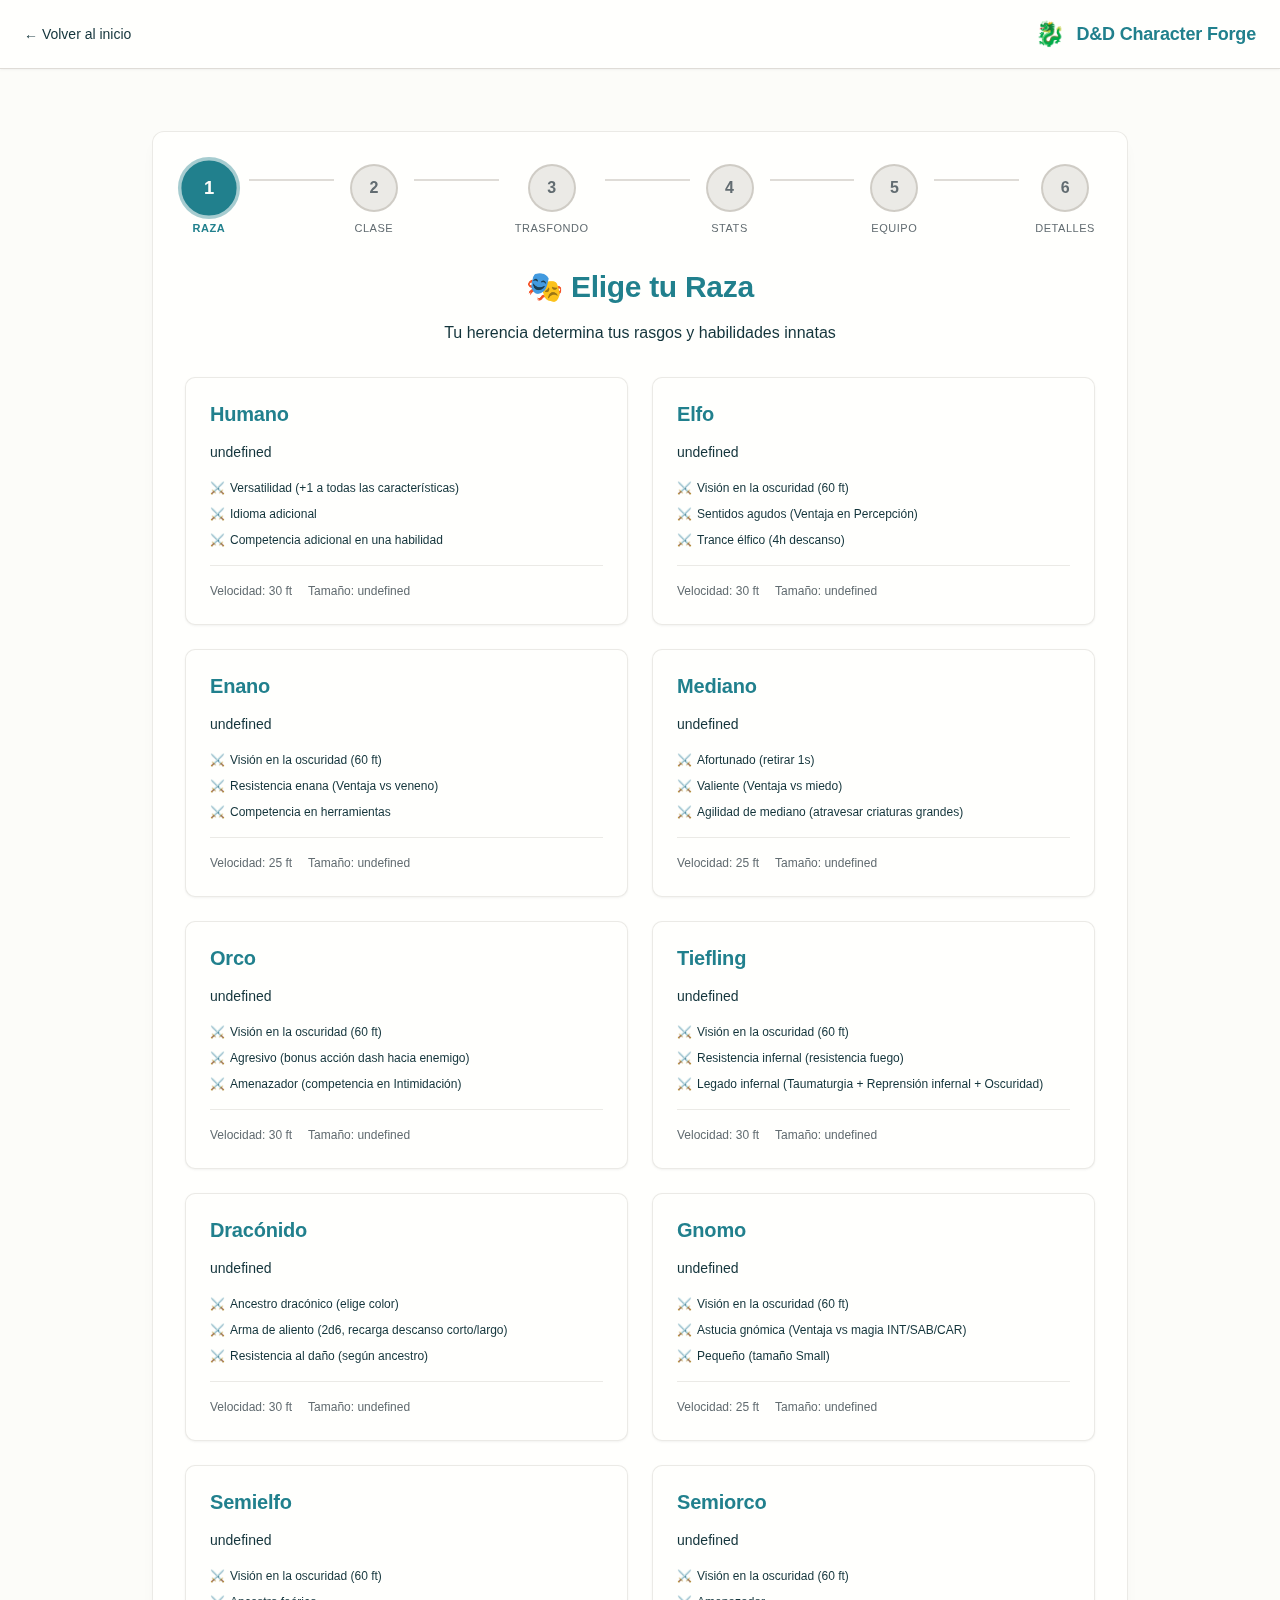
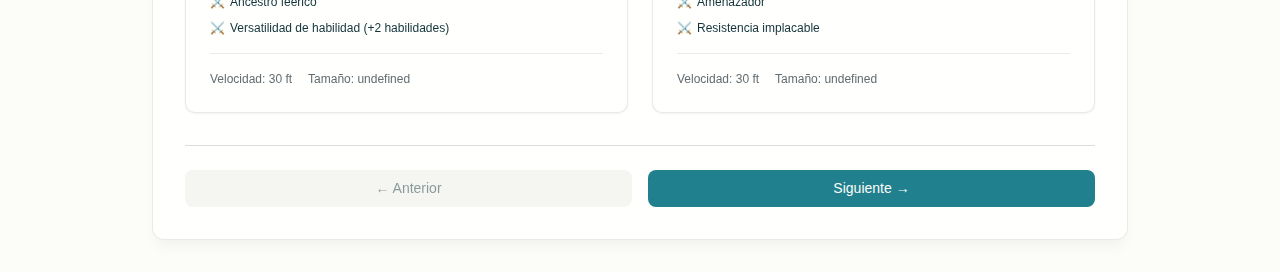
<file: wizard.html>
<!DOCTYPE html>
<html lang="es">
<head>
    <meta charset="UTF-8">
    <meta name="viewport" content="width=device-width, initial-scale=1.0">
    <title>🧙 Character Wizard - D&D Character Forge</title>
    
    <!-- Fonts -->
    <link rel="preconnect" href="https://fonts.googleapis.com">
    <link rel="preconnect" href="https://fonts.gstatic.com" crossorigin>
    <link href="https://fonts.googleapis.com/css2?family=Cinzel:wght@400;600;700&family=Lato:wght@300;400;700&display=swap" rel="stylesheet">
    
    <!-- Styles -->
    <link rel="stylesheet" href="./css/main.css">
    <link rel="stylesheet" href="./css/wizard.css">
    
    <!-- Favicon -->
    <link rel="icon" href="data:image/svg+xml,<svg xmlns=%22http://www.w3.org/2000/svg%22 viewBox=%220 0 100 100%22><text y=%22.9em%22 font-size=%2290%22>🧙</text></svg>">
</head>
<body class="wizard-page">
    <!-- ═══════════════════════════════════════════════════════════ -->
    <!-- 🧙 D&D CHARACTER WIZARD                                     -->
    <!-- Copyright (c) 2025 José Cazorla                            -->
    <!-- https://github.com/JCazorla90/DnD-Character-Forge          -->
    <!-- Licensed under MIT License                                 -->
    <!-- ═══════════════════════════════════════════════════════════ -->
    
    <!-- Header Mini -->
    <header class="wizard-header-mini">
        <a href="./index.html" class="back-link">← Volver al inicio</a>
        <div class="logo-mini">
            <span class="logo-icon">🐉</span>
            <span>D&D Character Forge</span>
        </div>
    </header>
    
    <!-- Wizard Container (será llenado por JavaScript) -->
    <div id="wizard-container"></div>
    
    <!-- Scripts -->
    <script src="./js/data/dnd-data.js"></script>
    <script src="./js/core/app.js"></script>
    <script src="./js/features/character-wizard.js"></script>
    <script>
        // Detectar modo desde URL
        const urlParams = new URLSearchParams(window.location.search);
        const mode = urlParams.get('mode');
        
        // Iniciar wizard al cargar
        document.addEventListener('DOMContentLoaded', () => {
            wizard.start();
            
            if (mode === 'random') {
                // Generar personaje aleatorio
                setTimeout(() => {
                    wizard.character.race = Object.keys(DND_DATA.races)[Math.floor(Math.random() * Object.keys(DND_DATA.races).length)];
                    wizard.character.class = Object.keys(DND_DATA.classes)[Math.floor(Math.random() * Object.keys(DND_DATA.classes).length)];
                    wizard.character.background = Object.keys(DND_DATA.backgrounds)[Math.floor(Math.random() * Object.keys(DND_DATA.backgrounds).length)];
                    wizard.setStatMethod('roll');
                    wizard.character.name = `Aventurero ${Math.floor(Math.random() * 1000)}`;
                    
                    forge.showNotification('⚡ Personaje aleatorio generado!', 'success');
                }, 500);
            } else if (mode === 'chaos') {
                // Modo CHAOS: completamente aleatorio
                setTimeout(() => {
                    wizard.character.race = Object.keys(DND_DATA.races)[Math.floor(Math.random() * Object.keys(DND_DATA.races).length)];
                    wizard.character.class = Object.keys(DND_DATA.classes)[Math.floor(Math.random() * Object.keys(DND_DATA.classes).length)];
                    wizard.character.background = Object.keys(DND_DATA.backgrounds)[Math.floor(Math.random() * Object.keys(DND_DATA.backgrounds).length)];
                    
                    // Stats CHAOS: completamente random
                    Object.keys(wizard.character.stats).forEach(stat => {
                        wizard.character.stats[stat] = Math.floor(Math.random() * 15) + 3; // 3-18
                    });
                    
                    wizard.character.name = `CHAOS ${Math.floor(Math.random() * 9999)}`;
                    
                    forge.showNotification('🌀 MODO CHAOS ACTIVADO! Stats completamente locos!', 'warning', 5000);
                }, 500);
            }
        });
        
        console.log('🧙 Character Wizard Page loaded');
    </script>
</body>
</html>
</file>
<file: css/main.css>
/*!
 * D&D Character Forge - Main Styles
 * © 2025 José Cazorla Gijón (@JCazorla90)
 * Licencia: MIT (ver LICENSE en el repositorio)
 */

* {
  margin: 0;
  padding: 0;
  box-sizing: border-box;
}

:root {
  --primary: #667eea;
  --secondary: #764ba2;
  --success: #48bb78;
  --danger: #f56565;
  --dark: #1a202c;
  --light: #f7fafc;
  --gold: #ffd700;
}

body {
  font-family: -apple-system, BlinkMacSystemFont, "Segoe UI", "Roboto", sans-serif;
  background: linear-gradient(135deg, var(--primary) 0%, var(--secondary) 100%);
  color: var(--dark);
  min-height: 100vh;
}

.container {
  max-width: 1400px;
  margin: 0 auto;
  padding: 20px;
}

/* Header */

header {
  color: #fff;
  padding: 40px 20px 20px;
  margin-bottom: 30px;
}

.header-top {
  display: flex;
  flex-wrap: wrap;
  justify-content: space-between;
  align-items: flex-end;
  gap: 20px;
}

.brand h1 {
  font-size: 3em;
  text-shadow: 2px 2px 4px rgba(0, 0, 0, 0.3);
  margin-bottom: 10px;
}

.subtitle {
  font-size: 1.3em;
  opacity: 0.9;
  margin-bottom: 10px;
}

.header-actions {
  display: flex;
  flex-direction: column;
  align-items: flex-end;
  gap: 10px;
}

.lang-switcher {
  display: inline-flex;
  align-items: center;
  gap: 8px;
  padding: 6px 10px;
  background: rgba(0, 0, 0, 0.2);
  border-radius: 999px;
  backdrop-filter: blur(6px);
}

.lang-label {
  font-size: 1.2em;
}

#languageSelector {
  border: none;
  border-radius: 999px;
  padding: 4px 10px;
  background: rgba(255, 255, 255, 0.9);
  font-size: 0.9em;
  cursor: pointer;
}

#languageSelector:focus {
  outline: 2px solid var(--gold);
}

.github-link {
  display: inline-block;
  padding: 10px 20px;
  background: rgba(255, 255, 255, 0.2);
  color: #fff;
  text-decoration: none;
  border-radius: 25px;
  transition: all 0.3s;
  backdrop-filter: blur(10px);
}

.github-link:hover {
  background: rgba(255, 255, 255, 0.3);
  transform: translateY(-2px);
}

/* Layout principal */

.main-content {
  display: grid;
  grid-template-columns: 1fr;
  gap: 20px;
}

@media (min-width: 1024px) {
  .main-content {
    grid-template-columns: 400px 1fr;
  }
}

.card {
  background: #fff;
  border-radius: 16px;
  padding: 30px;
  box-shadow: 0 10px 40px rgba(0, 0, 0, 0.1);
}

/* Botones */

.btn {
  padding: 12px 24px;
  border: none;
  border-radius: 8px;
  font-size: 1em;
  font-weight: 600;
  cursor: pointer;
  transition: all 0.3s;
  flex: 1;
}

.btn-primary {
  background: var(--primary);
  color: #fff;
}

.btn-primary:hover {
  background: #5568d3;
  transform: translateY(-2px);
  box-shadow: 0 5px 15px rgba(102, 126, 234, 0.4);
}

.btn-secondary {
  background: #e2e8f0;
  color: var(--dark);
}

.btn-secondary:hover {
  background: #cbd5e0;
}

.btn-success {
  background: var(--success);
  color: #fff;
}

.btn-success:hover {
  background: #38a169;
  transform: translateY(-2px);
  box-shadow: 0 5px 15px rgba(72, 187, 120, 0.4);
}

/* Botón pequeño (biblioteca) */
.btn-sm {
  padding: 6px 12px;
  font-size: 0.85em;
  flex: 0 0 auto;
}

/* Panel generador */

.generator-panel h2 {
  margin-bottom: 20px;
  color: var(--primary);
}

.generation-mode {
  display: flex;
  gap: 10px;
  margin-bottom: 20px;
}

.custom-panel {
  background: #f7fafc;
  padding: 20px;
  border-radius: 8px;
  margin-top: 20px;
}

.custom-panel h3 {
  margin-bottom: 15px;
  color: var(--primary);
}

.form-group {
  margin-bottom: 15px;
}

.form-group label {
  display: block;
  margin-bottom: 5px;
  font-weight: 600;
  color: var(--dark);
}

.form-group input,
.form-group select {
  width: 100%;
  padding: 10px;
  border: 2px solid #e2e8f0;
  border-radius: 8px;
  font-size: 1em;
  transition: border-color 0.3s;
}

.form-group input:focus,
.form-group select:focus {
  outline: none;
  border-color: var(--primary);
}

/* Ficha */

.hidden {
  display: none;
}

.character-sheet {
  animation: slideIn 0.5s ease;
}

@keyframes slideIn {
  from {
    opacity: 0;
    transform: translateY(20px);
  }
  to {
    opacity: 1;
    transform: translateY(0);
  }
}

.sheet-header {
  display: flex;
  justify-content: space-between;
  align-items: center;
  margin-bottom: 30px;
  padding-bottom: 20px;
  border-bottom: 3px solid var(--primary);
  flex-wrap: wrap;
  gap: 15px;
}

.sheet-header h2 {
  color: var(--primary);
  font-size: 2em;
}

.header-buttons {
  display: flex;
  gap: 10px;
}

/* Secciones info */

.info-section {
  margin-bottom: 30px;
  animation: fadeIn 0.6s ease;
}

.info-section h3 {
  color: var(--primary);
  margin-bottom: 15px;
  font-size: 1.3em;
}

.info-section h4,
.background-equipment-title {
  color: var(--secondary);
  margin-bottom: 10px;
  font-size: 1.1em;
}

.info-grid {
  display: grid;
  grid-template-columns: repeat(auto-fit, minmax(200px, 1fr));
  gap: 15px;
}

.info-item {
  display: flex;
  justify-content: space-between;
  padding: 10px;
  background: #f7fafc;
  border-radius: 8px;
  flex-wrap: wrap;
  gap: 5px;
}

.label {
  font-weight: 600;
  color: #4a5568;
}

.value {
  color: var(--primary);
  font-weight: 700;
  text-align: right;
}

.value.big {
  font-size: 1.5em;
  color: var(--gold);
}

/* Stats */

.stats-grid {
  display: grid;
  grid-template-columns: repeat(auto-fit, minmax(100px, 1fr));
  gap: 15px;
}

.stat-box {
  background: linear-gradient(135deg, var(--primary), var(--secondary));
  color: #fff;
  padding: 20px;
  border-radius: 12px;
  text-align: center;
  box-shadow: 0 5px 15px rgba(0, 0, 0, 0.2);
  transition: transform 0.3s;
}

.stat-box:hover {
  transform: translateY(-5px);
}

.stat-name {
  font-weight: 700;
  font-size: 0.9em;
  opacity: 0.9;
}

.stat-value {
  font-size: 2.5em;
  font-weight: 700;
  margin: 10px 0;
}

.stat-modifier {
  font-size: 1.2em;
  opacity: 0.9;
}

/* Combate */

.combat-grid {
  display: grid;
  grid-template-columns: repeat(auto-fit, minmax(150px, 1fr));
  gap: 15px;
}

.combat-item {
  background: #f7fafc;
  padding: 15px;
  border-radius: 8px;
  text-align: center;
  transition: background 0.3s;
}

.combat-item:hover {
  background: #e2e8f0;
}

/* Listas */

.traits-list {
  list-style: none;
  padding: 0;
}

.traits-list li {
  background: #f7fafc;
  padding: 10px 15px;
  margin-bottom: 8px;
  border-radius: 8px;
  border-left: 4px solid var(--primary);
  transition: all 0.3s;
}

.traits-list li:hover {
  background: #e2e8f0;
  transform: translateX(5px);
}

/* Acciones ficha */

.actions {
  display: flex;
  gap: 10px;
  margin-top: 30px;
  padding-top: 20px;
  border-top: 2px solid #e2e8f0;
  flex-wrap: wrap;
}

.actions .btn {
  flex: 1 1 auto;
  min-width: 150px;
}

/* Biblioteca de personajes */

.library-panel {
  grid-column: 1 / -1;
  margin-top: 10px;
}

.library-header {
  display: flex;
  justify-content: space-between;
  align-items: center;
  gap: 10px;
  margin-bottom: 10px;
}

.library-description {
  font-size: 0.95em;
  color: #4a5568;
  margin-bottom: 10px;
}

.library-empty {
  font-style: italic;
  color: #718096;
}

.library-list {
  margin-top: 10px;
  display: grid;
  grid-template-columns: repeat(auto-fit, minmax(260px, 1fr));
  gap: 12px;
}

.library-card {
  border-radius: 12px;
  border: 1px solid #e2e8f0;
  padding: 12px 14px;
  background: #f9fafb;
  display: flex;
  flex-direction: column;
  gap: 6px;
}

.library-card-header {
  display: flex;
  justify-content: space-between;
  align-items: baseline;
  gap: 8px;
}

.library-card-header h3 {
  font-size: 1.05em;
  color: var(--primary);
}

.library-card-tag {
  font-size: 0.8em;
  padding: 2px 8px;
  border-radius: 999px;
  background: rgba(102, 126, 234, 0.1);
  color: var(--secondary);
}

.library-card-meta {
  font-size: 0.85em;
  color: #4a5568;
}

.library-card-actions {
  display: flex;
  gap: 8px;
  margin-top: 4px;
}

/* Footer */

footer {
  text-align: center;
  color: #fff;
  padding: 40px 20px;
  margin-top: 40px;
  opacity: 0.9;
}

footer a {
  color: var(--gold);
  text-decoration: none;
}

footer a:hover {
  text-decoration: underline;
}

/* Animaciones */

@keyframes fadeIn {
  from {
    opacity: 0;
  }
  to {
    opacity: 1;
  }
}

/* Responsive */

@media (max-width: 1024px) {
  .main-content {
    grid-template-columns: 1fr;
  }
}

@media (max-width: 768px) {
  .brand h1 {
    font-size: 2em;
  }

  .subtitle {
    font-size: 1em;
  }

  .generation-mode {
    flex-direction: column;
  }

  .stats-grid {
    grid-template-columns: repeat(3, 1fr);
  }

  .sheet-header {
    flex-direction: column;
    align-items: flex-start;
  }

  .header-buttons {
    width: 100%;
  }

  .header-buttons .btn {
    flex: 1;
  }

  .info-grid {
    grid-template-columns: 1fr;
  }

  .combat-grid {
    grid-template-columns: repeat(2, 1fr);
  }

  .actions {
    flex-direction: column;
  }

  .actions .btn {
    width: 100%;
  }
}

@media (max-width: 480px) {
  .brand h1 {
    font-size: 1.5em;
  }

  .card {
    padding: 20px;
  }

  .stats-grid {
    grid-template-columns: repeat(2, 1fr);
  }

  .stat-value {
    font-size: 2em;
  }

  .combat-grid {
    grid-template-columns: 1fr;
  }
}

/* Estilos impresión */

@media print {
  body {
    background: #fff;
  }

  .generator-panel,
  .actions,
  footer,
  .github-link,
  .lang-switcher,
  .library-panel {
    display: none !important;
  }

  .card {
    box-shadow: none;
    border: 1px solid #e2e8f0;
  }

  .main-content {
    grid-template-columns: 1fr;
  }
}

/* Scrollbar (Chrome/Safari) */

::-webkit-scrollbar {
  width: 10px;
}

::-webkit-scrollbar-track {
  background: rgba(255, 255, 255, 0.1);
}

::-webkit-scrollbar-thumb {
  background: rgba(255, 255, 255, 0.3);
  border-radius: 5px;
}

::-webkit-scrollbar-thumb:hover {
  background: rgba(255, 255, 255, 0.5);
}
</file>
<file: css/wizard.css>
:root {
  /* Primitive Color Tokens */
  --color-white: rgba(255, 255, 255, 1);
  --color-black: rgba(0, 0, 0, 1);
  --color-cream-50: rgba(252, 252, 249, 1);
  --color-cream-100: rgba(255, 255, 253, 1);
  --color-gray-200: rgba(245, 245, 245, 1);
  --color-gray-300: rgba(167, 169, 169, 1);
  --color-gray-400: rgba(119, 124, 124, 1);
  --color-slate-500: rgba(98, 108, 113, 1);
  --color-brown-600: rgba(94, 82, 64, 1);
  --color-charcoal-700: rgba(31, 33, 33, 1);
  --color-charcoal-800: rgba(38, 40, 40, 1);
  --color-slate-900: rgba(19, 52, 59, 1);
  --color-teal-300: rgba(50, 184, 198, 1);
  --color-teal-400: rgba(45, 166, 178, 1);
  --color-teal-500: rgba(33, 128, 141, 1);
  --color-teal-600: rgba(29, 116, 128, 1);
  --color-teal-700: rgba(26, 104, 115, 1);
  --color-teal-800: rgba(41, 150, 161, 1);
  --color-red-400: rgba(255, 84, 89, 1);
  --color-red-500: rgba(192, 21, 47, 1);
  --color-orange-400: rgba(230, 129, 97, 1);
  --color-orange-500: rgba(168, 75, 47, 1);

  /* RGB versions for opacity control */
  --color-brown-600-rgb: 94, 82, 64;
  --color-teal-500-rgb: 33, 128, 141;
  --color-slate-900-rgb: 19, 52, 59;
  --color-slate-500-rgb: 98, 108, 113;
  --color-red-500-rgb: 192, 21, 47;
  --color-red-400-rgb: 255, 84, 89;
  --color-orange-500-rgb: 168, 75, 47;
  --color-orange-400-rgb: 230, 129, 97;

  /* Background color tokens (Light Mode) */
  --color-bg-1: rgba(59, 130, 246, 0.08); /* Light blue */
  --color-bg-2: rgba(245, 158, 11, 0.08); /* Light yellow */
  --color-bg-3: rgba(34, 197, 94, 0.08); /* Light green */
  --color-bg-4: rgba(239, 68, 68, 0.08); /* Light red */
  --color-bg-5: rgba(147, 51, 234, 0.08); /* Light purple */
  --color-bg-6: rgba(249, 115, 22, 0.08); /* Light orange */
  --color-bg-7: rgba(236, 72, 153, 0.08); /* Light pink */
  --color-bg-8: rgba(6, 182, 212, 0.08); /* Light cyan */

  /* Semantic Color Tokens (Light Mode) */
  --color-background: var(--color-cream-50);
  --color-surface: var(--color-cream-100);
  --color-text: var(--color-slate-900);
  --color-text-secondary: var(--color-slate-500);
  --color-primary: var(--color-teal-500);
  --color-primary-hover: var(--color-teal-600);
  --color-primary-active: var(--color-teal-700);
  --color-secondary: rgba(var(--color-brown-600-rgb), 0.12);
  --color-secondary-hover: rgba(var(--color-brown-600-rgb), 0.2);
  --color-secondary-active: rgba(var(--color-brown-600-rgb), 0.25);
  --color-border: rgba(var(--color-brown-600-rgb), 0.2);
  --color-btn-primary-text: var(--color-cream-50);
  --color-card-border: rgba(var(--color-brown-600-rgb), 0.12);
  --color-card-border-inner: rgba(var(--color-brown-600-rgb), 0.12);
  --color-error: var(--color-red-500);
  --color-success: var(--color-teal-500);
  --color-warning: var(--color-orange-500);
  --color-info: var(--color-slate-500);
  --color-focus-ring: rgba(var(--color-teal-500-rgb), 0.4);
  --color-select-caret: rgba(var(--color-slate-900-rgb), 0.8);

  /* Common style patterns */
  --focus-ring: 0 0 0 3px var(--color-focus-ring);
  --focus-outline: 2px solid var(--color-primary);
  --status-bg-opacity: 0.15;
  --status-border-opacity: 0.25;
  --select-caret-light: url("data:image/svg+xml,%3Csvg xmlns='http://www.w3.org/2000/svg' width='16' height='16' viewBox='0 0 24 24' fill='none' stroke='%23134252' stroke-width='2' stroke-linecap='round' stroke-linejoin='round'%3E%3Cpolyline points='6 9 12 15 18 9'%3E%3C/polyline%3E%3C/svg%3E");
  --select-caret-dark: url("data:image/svg+xml,%3Csvg xmlns='http://www.w3.org/2000/svg' width='16' height='16' viewBox='0 0 24 24' fill='none' stroke='%23f5f5f5' stroke-width='2' stroke-linecap='round' stroke-linejoin='round'%3E%3Cpolyline points='6 9 12 15 18 9'%3E%3C/polyline%3E%3C/svg%3E");

  /* RGB versions for opacity control */
  --color-success-rgb: 33, 128, 141;
  --color-error-rgb: 192, 21, 47;
  --color-warning-rgb: 168, 75, 47;
  --color-info-rgb: 98, 108, 113;

  /* Typography */
  --font-family-base: "FKGroteskNeue", "Geist", "Inter", -apple-system,
    BlinkMacSystemFont, "Segoe UI", Roboto, sans-serif;
  --font-family-mono: "Berkeley Mono", ui-monospace, SFMono-Regular, Menlo,
    Monaco, Consolas, monospace;
  --font-size-xs: 11px;
  --font-size-sm: 12px;
  --font-size-base: 14px;
  --font-size-md: 14px;
  --font-size-lg: 16px;
  --font-size-xl: 18px;
  --font-size-2xl: 20px;
  --font-size-3xl: 24px;
  --font-size-4xl: 30px;
  --font-weight-normal: 400;
  --font-weight-medium: 500;
  --font-weight-semibold: 550;
  --font-weight-bold: 600;
  --line-height-tight: 1.2;
  --line-height-normal: 1.5;
  --letter-spacing-tight: -0.01em;

  /* Spacing */
  --space-0: 0;
  --space-1: 1px;
  --space-2: 2px;
  --space-4: 4px;
  --space-6: 6px;
  --space-8: 8px;
  --space-10: 10px;
  --space-12: 12px;
  --space-16: 16px;
  --space-20: 20px;
  --space-24: 24px;
  --space-32: 32px;

  /* Border Radius */
  --radius-sm: 6px;
  --radius-base: 8px;
  --radius-md: 10px;
  --radius-lg: 12px;
  --radius-full: 9999px;

  /* Shadows */
  --shadow-xs: 0 1px 2px rgba(0, 0, 0, 0.02);
  --shadow-sm: 0 1px 3px rgba(0, 0, 0, 0.04), 0 1px 2px rgba(0, 0, 0, 0.02);
  --shadow-md: 0 4px 6px -1px rgba(0, 0, 0, 0.04),
    0 2px 4px -1px rgba(0, 0, 0, 0.02);
  --shadow-lg: 0 10px 15px -3px rgba(0, 0, 0, 0.04),
    0 4px 6px -2px rgba(0, 0, 0, 0.02);
  --shadow-inset-sm: inset 0 1px 0 rgba(255, 255, 255, 0.15),
    inset 0 -1px 0 rgba(0, 0, 0, 0.03);

  /* Animation */
  --duration-fast: 150ms;
  --duration-normal: 250ms;
  --ease-standard: cubic-bezier(0.16, 1, 0.3, 1);

  /* Layout */
  --container-sm: 640px;
  --container-md: 768px;
  --container-lg: 1024px;
  --container-xl: 1280px;
}

/* Dark mode colors */
@media (prefers-color-scheme: dark) {
  :root {
    /* RGB versions for opacity control (Dark Mode) */
    --color-gray-400-rgb: 119, 124, 124;
    --color-teal-300-rgb: 50, 184, 198;
    --color-gray-300-rgb: 167, 169, 169;
    --color-gray-200-rgb: 245, 245, 245;

    /* Background color tokens (Dark Mode) */
    --color-bg-1: rgba(29, 78, 216, 0.15); /* Dark blue */
    --color-bg-2: rgba(180, 83, 9, 0.15); /* Dark yellow */
    --color-bg-3: rgba(21, 128, 61, 0.15); /* Dark green */
    --color-bg-4: rgba(185, 28, 28, 0.15); /* Dark red */
    --color-bg-5: rgba(107, 33, 168, 0.15); /* Dark purple */
    --color-bg-6: rgba(194, 65, 12, 0.15); /* Dark orange */
    --color-bg-7: rgba(190, 24, 93, 0.15); /* Dark pink */
    --color-bg-8: rgba(8, 145, 178, 0.15); /* Dark cyan */

    /* Semantic Color Tokens (Dark Mode) */
    --color-background: var(--color-charcoal-700);
    --color-surface: var(--color-charcoal-800);
    --color-text: var(--color-gray-200);
    --color-text-secondary: rgba(var(--color-gray-300-rgb), 0.7);
    --color-primary: var(--color-teal-300);
    --color-primary-hover: var(--color-teal-400);
    --color-primary-active: var(--color-teal-800);
    --color-secondary: rgba(var(--color-gray-400-rgb), 0.15);
    --color-secondary-hover: rgba(var(--color-gray-400-rgb), 0.25);
    --color-secondary-active: rgba(var(--color-gray-400-rgb), 0.3);
    --color-border: rgba(var(--color-gray-400-rgb), 0.3);
    --color-error: var(--color-red-400);
    --color-success: var(--color-teal-300);
    --color-warning: var(--color-orange-400);
    --color-info: var(--color-gray-300);
    --color-focus-ring: rgba(var(--color-teal-300-rgb), 0.4);
    --color-btn-primary-text: var(--color-slate-900);
    --color-card-border: rgba(var(--color-gray-400-rgb), 0.2);
    --color-card-border-inner: rgba(var(--color-gray-400-rgb), 0.15);
    --shadow-inset-sm: inset 0 1px 0 rgba(255, 255, 255, 0.1),
      inset 0 -1px 0 rgba(0, 0, 0, 0.15);
    --button-border-secondary: rgba(var(--color-gray-400-rgb), 0.2);
    --color-border-secondary: rgba(var(--color-gray-400-rgb), 0.2);
    --color-select-caret: rgba(var(--color-gray-200-rgb), 0.8);

    /* Common style patterns - updated for dark mode */
    --focus-ring: 0 0 0 3px var(--color-focus-ring);
    --focus-outline: 2px solid var(--color-primary);
    --status-bg-opacity: 0.15;
    --status-border-opacity: 0.25;
    --select-caret-light: url("data:image/svg+xml,%3Csvg xmlns='http://www.w3.org/2000/svg' width='16' height='16' viewBox='0 0 24 24' fill='none' stroke='%23134252' stroke-width='2' stroke-linecap='round' stroke-linejoin='round'%3E%3Cpolyline points='6 9 12 15 18 9'%3E%3C/polyline%3E%3C/svg%3E");
    --select-caret-dark: url("data:image/svg+xml,%3Csvg xmlns='http://www.w3.org/2000/svg' width='16' height='16' viewBox='0 0 24 24' fill='none' stroke='%23f5f5f5' stroke-width='2' stroke-linecap='round' stroke-linejoin='round'%3E%3Cpolyline points='6 9 12 15 18 9'%3E%3C/polyline%3E%3C/svg%3E");

    /* RGB versions for dark mode */
    --color-success-rgb: var(--color-teal-300-rgb);
    --color-error-rgb: var(--color-red-400-rgb);
    --color-warning-rgb: var(--color-orange-400-rgb);
    --color-info-rgb: var(--color-gray-300-rgb);
  }
}

/* Data attribute for manual theme switching */
[data-color-scheme="dark"] {
  /* RGB versions for opacity control (dark mode) */
  --color-gray-400-rgb: 119, 124, 124;
  --color-teal-300-rgb: 50, 184, 198;
  --color-gray-300-rgb: 167, 169, 169;
  --color-gray-200-rgb: 245, 245, 245;

  /* Colorful background palette - Dark Mode */
  --color-bg-1: rgba(29, 78, 216, 0.15); /* Dark blue */
  --color-bg-2: rgba(180, 83, 9, 0.15); /* Dark yellow */
  --color-bg-3: rgba(21, 128, 61, 0.15); /* Dark green */
  --color-bg-4: rgba(185, 28, 28, 0.15); /* Dark red */
  --color-bg-5: rgba(107, 33, 168, 0.15); /* Dark purple */
  --color-bg-6: rgba(194, 65, 12, 0.15); /* Dark orange */
  --color-bg-7: rgba(190, 24, 93, 0.15); /* Dark pink */
  --color-bg-8: rgba(8, 145, 178, 0.15); /* Dark cyan */

  /* Semantic Color Tokens (Dark Mode) */
  --color-background: var(--color-charcoal-700);
  --color-surface: var(--color-charcoal-800);
  --color-text: var(--color-gray-200);
  --color-text-secondary: rgba(var(--color-gray-300-rgb), 0.7);
  --color-primary: var(--color-teal-300);
  --color-primary-hover: var(--color-teal-400);
  --color-primary-active: var(--color-teal-800);
  --color-secondary: rgba(var(--color-gray-400-rgb), 0.15);
  --color-secondary-hover: rgba(var(--color-gray-400-rgb), 0.25);
  --color-secondary-active: rgba(var(--color-gray-400-rgb), 0.3);
  --color-border: rgba(var(--color-gray-400-rgb), 0.3);
  --color-error: var(--color-red-400);
  --color-success: var(--color-teal-300);
  --color-warning: var(--color-orange-400);
  --color-info: var(--color-gray-300);
  --color-focus-ring: rgba(var(--color-teal-300-rgb), 0.4);
  --color-btn-primary-text: var(--color-slate-900);
  --color-card-border: rgba(var(--color-gray-400-rgb), 0.15);
  --color-card-border-inner: rgba(var(--color-gray-400-rgb), 0.15);
  --shadow-inset-sm: inset 0 1px 0 rgba(255, 255, 255, 0.1),
    inset 0 -1px 0 rgba(0, 0, 0, 0.15);
  --color-border-secondary: rgba(var(--color-gray-400-rgb), 0.2);
  --color-select-caret: rgba(var(--color-gray-200-rgb), 0.8);

  /* Common style patterns - updated for dark mode */
  --focus-ring: 0 0 0 3px var(--color-focus-ring);
  --focus-outline: 2px solid var(--color-primary);
  --status-bg-opacity: 0.15;
  --status-border-opacity: 0.25;
  --select-caret-light: url("data:image/svg+xml,%3Csvg xmlns='http://www.w3.org/2000/svg' width='16' height='16' viewBox='0 0 24 24' fill='none' stroke='%23134252' stroke-width='2' stroke-linecap='round' stroke-linejoin='round'%3E%3Cpolyline points='6 9 12 15 18 9'%3E%3C/polyline%3E%3C/svg%3E");
  --select-caret-dark: url("data:image/svg+xml,%3Csvg xmlns='http://www.w3.org/2000/svg' width='16' height='16' viewBox='0 0 24 24' fill='none' stroke='%23f5f5f5' stroke-width='2' stroke-linecap='round' stroke-linejoin='round'%3E%3Cpolyline points='6 9 12 15 18 9'%3E%3C/polyline%3E%3C/svg%3E");

  /* RGB versions for dark mode */
  --color-success-rgb: var(--color-teal-300-rgb);
  --color-error-rgb: var(--color-red-400-rgb);
  --color-warning-rgb: var(--color-orange-400-rgb);
  --color-info-rgb: var(--color-gray-300-rgb);
}

[data-color-scheme="light"] {
  /* RGB versions for opacity control (light mode) */
  --color-brown-600-rgb: 94, 82, 64;
  --color-teal-500-rgb: 33, 128, 141;
  --color-slate-900-rgb: 19, 52, 59;

  /* Semantic Color Tokens (Light Mode) */
  --color-background: var(--color-cream-50);
  --color-surface: var(--color-cream-100);
  --color-text: var(--color-slate-900);
  --color-text-secondary: var(--color-slate-500);
  --color-primary: var(--color-teal-500);
  --color-primary-hover: var(--color-teal-600);
  --color-primary-active: var(--color-teal-700);
  --color-secondary: rgba(var(--color-brown-600-rgb), 0.12);
  --color-secondary-hover: rgba(var(--color-brown-600-rgb), 0.2);
  --color-secondary-active: rgba(var(--color-brown-600-rgb), 0.25);
  --color-border: rgba(var(--color-brown-600-rgb), 0.2);
  --color-btn-primary-text: var(--color-cream-50);
  --color-card-border: rgba(var(--color-brown-600-rgb), 0.12);
  --color-card-border-inner: rgba(var(--color-brown-600-rgb), 0.12);
  --color-error: var(--color-red-500);
  --color-success: var(--color-teal-500);
  --color-warning: var(--color-orange-500);
  --color-info: var(--color-slate-500);
  --color-focus-ring: rgba(var(--color-teal-500-rgb), 0.4);

  /* RGB versions for light mode */
  --color-success-rgb: var(--color-teal-500-rgb);
  --color-error-rgb: var(--color-red-500-rgb);
  --color-warning-rgb: var(--color-orange-500-rgb);
  --color-info-rgb: var(--color-slate-500-rgb);
}

/* Base styles */
html {
  font-size: var(--font-size-base);
  font-family: var(--font-family-base);
  line-height: var(--line-height-normal);
  color: var(--color-text);
  background-color: var(--color-background);
  -webkit-font-smoothing: antialiased;
  box-sizing: border-box;
}

body {
  margin: 0;
  padding: 0;
}

*,
*::before,
*::after {
  box-sizing: inherit;
}

/* Typography */
h1,
h2,
h3,
h4,
h5,
h6 {
  margin: 0;
  font-weight: var(--font-weight-semibold);
  line-height: var(--line-height-tight);
  color: var(--color-text);
  letter-spacing: var(--letter-spacing-tight);
}

h1 {
  font-size: var(--font-size-4xl);
}
h2 {
  font-size: var(--font-size-3xl);
}
h3 {
  font-size: var(--font-size-2xl);
}
h4 {
  font-size: var(--font-size-xl);
}
h5 {
  font-size: var(--font-size-lg);
}
h6 {
  font-size: var(--font-size-md);
}

p {
  margin: 0 0 var(--space-16) 0;
}

a {
  color: var(--color-primary);
  text-decoration: none;
  transition: color var(--duration-fast) var(--ease-standard);
}

a:hover {
  color: var(--color-primary-hover);
}

code,
pre {
  font-family: var(--font-family-mono);
  font-size: calc(var(--font-size-base) * 0.95);
  background-color: var(--color-secondary);
  border-radius: var(--radius-sm);
}

code {
  padding: var(--space-1) var(--space-4);
}

pre {
  padding: var(--space-16);
  margin: var(--space-16) 0;
  overflow: auto;
  border: 1px solid var(--color-border);
}

pre code {
  background: none;
  padding: 0;
}

/* Buttons */
.btn {
  display: inline-flex;
  align-items: center;
  justify-content: center;
  padding: var(--space-8) var(--space-16);
  border-radius: var(--radius-base);
  font-size: var(--font-size-base);
  font-weight: 500;
  line-height: 1.5;
  cursor: pointer;
  transition: all var(--duration-normal) var(--ease-standard);
  border: none;
  text-decoration: none;
  position: relative;
}

.btn:focus-visible {
  outline: none;
  box-shadow: var(--focus-ring);
}

.btn--primary {
  background: var(--color-primary);
  color: var(--color-btn-primary-text);
}

.btn--primary:hover {
  background: var(--color-primary-hover);
}

.btn--primary:active {
  background: var(--color-primary-active);
}

.btn--secondary {
  background: var(--color-secondary);
  color: var(--color-text);
}

.btn--secondary:hover {
  background: var(--color-secondary-hover);
}

.btn--secondary:active {
  background: var(--color-secondary-active);
}

.btn--outline {
  background: transparent;
  border: 1px solid var(--color-border);
  color: var(--color-text);
}

.btn--outline:hover {
  background: var(--color-secondary);
}

.btn--sm {
  padding: var(--space-4) var(--space-12);
  font-size: var(--font-size-sm);
  border-radius: var(--radius-sm);
}

.btn--lg {
  padding: var(--space-10) var(--space-20);
  font-size: var(--font-size-lg);
  border-radius: var(--radius-md);
}

.btn--full-width {
  width: 100%;
}

.btn:disabled {
  opacity: 0.5;
  cursor: not-allowed;
}

/* Form elements */
.form-control {
  display: block;
  width: 100%;
  padding: var(--space-8) var(--space-12);
  font-size: var(--font-size-md);
  line-height: 1.5;
  color: var(--color-text);
  background-color: var(--color-surface);
  border: 1px solid var(--color-border);
  border-radius: var(--radius-base);
  transition: border-color var(--duration-fast) var(--ease-standard),
    box-shadow var(--duration-fast) var(--ease-standard);
}

textarea.form-control {
  font-family: var(--font-family-base);
  font-size: var(--font-size-base);
}

select.form-control {
  padding: var(--space-8) var(--space-12);
  -webkit-appearance: none;
  -moz-appearance: none;
  appearance: none;
  background-image: var(--select-caret-light);
  background-repeat: no-repeat;
  background-position: right var(--space-12) center;
  background-size: 16px;
  padding-right: var(--space-32);
}

/* Add a dark mode specific caret */
@media (prefers-color-scheme: dark) {
  select.form-control {
    background-image: var(--select-caret-dark);
  }
}

/* Also handle data-color-scheme */
[data-color-scheme="dark"] select.form-control {
  background-image: var(--select-caret-dark);
}

[data-color-scheme="light"] select.form-control {
  background-image: var(--select-caret-light);
}

.form-control:focus {
  border-color: var(--color-primary);
  outline: var(--focus-outline);
}

.form-label {
  display: block;
  margin-bottom: var(--space-8);
  font-weight: var(--font-weight-medium);
  font-size: var(--font-size-sm);
}

.form-group {
  margin-bottom: var(--space-16);
}

/* Card component */
.card {
  background-color: var(--color-surface);
  border-radius: var(--radius-lg);
  border: 1px solid var(--color-card-border);
  box-shadow: var(--shadow-sm);
  overflow: hidden;
  transition: box-shadow var(--duration-normal) var(--ease-standard);
}

.card:hover {
  box-shadow: var(--shadow-md);
}

.card__body {
  padding: var(--space-16);
}

.card__header,
.card__footer {
  padding: var(--space-16);
  border-bottom: 1px solid var(--color-card-border-inner);
}

/* Status indicators - simplified with CSS variables */
.status {
  display: inline-flex;
  align-items: center;
  padding: var(--space-6) var(--space-12);
  border-radius: var(--radius-full);
  font-weight: var(--font-weight-medium);
  font-size: var(--font-size-sm);
}

.status--success {
  background-color: rgba(
    var(--color-success-rgb, 33, 128, 141),
    var(--status-bg-opacity)
  );
  color: var(--color-success);
  border: 1px solid
    rgba(var(--color-success-rgb, 33, 128, 141), var(--status-border-opacity));
}

.status--error {
  background-color: rgba(
    var(--color-error-rgb, 192, 21, 47),
    var(--status-bg-opacity)
  );
  color: var(--color-error);
  border: 1px solid
    rgba(var(--color-error-rgb, 192, 21, 47), var(--status-border-opacity));
}

.status--warning {
  background-color: rgba(
    var(--color-warning-rgb, 168, 75, 47),
    var(--status-bg-opacity)
  );
  color: var(--color-warning);
  border: 1px solid
    rgba(var(--color-warning-rgb, 168, 75, 47), var(--status-border-opacity));
}

.status--info {
  background-color: rgba(
    var(--color-info-rgb, 98, 108, 113),
    var(--status-bg-opacity)
  );
  color: var(--color-info);
  border: 1px solid
    rgba(var(--color-info-rgb, 98, 108, 113), var(--status-border-opacity));
}

/* Container layout */
.container {
  width: 100%;
  margin-right: auto;
  margin-left: auto;
  padding-right: var(--space-16);
  padding-left: var(--space-16);
}

@media (min-width: 640px) {
  .container {
    max-width: var(--container-sm);
  }
}
@media (min-width: 768px) {
  .container {
    max-width: var(--container-md);
  }
}
@media (min-width: 1024px) {
  .container {
    max-width: var(--container-lg);
  }
}
@media (min-width: 1280px) {
  .container {
    max-width: var(--container-xl);
  }
}

/* Utility classes */
.flex {
  display: flex;
}
.flex-col {
  flex-direction: column;
}
.items-center {
  align-items: center;
}
.justify-center {
  justify-content: center;
}
.justify-between {
  justify-content: space-between;
}
.gap-4 {
  gap: var(--space-4);
}
.gap-8 {
  gap: var(--space-8);
}
.gap-16 {
  gap: var(--space-16);
}

.m-0 {
  margin: 0;
}
.mt-8 {
  margin-top: var(--space-8);
}
.mb-8 {
  margin-bottom: var(--space-8);
}
.mx-8 {
  margin-left: var(--space-8);
  margin-right: var(--space-8);
}
.my-8 {
  margin-top: var(--space-8);
  margin-bottom: var(--space-8);
}

.p-0 {
  padding: 0;
}
.py-8 {
  padding-top: var(--space-8);
  padding-bottom: var(--space-8);
}
.px-8 {
  padding-left: var(--space-8);
  padding-right: var(--space-8);
}
.py-16 {
  padding-top: var(--space-16);
  padding-bottom: var(--space-16);
}
.px-16 {
  padding-left: var(--space-16);
  padding-right: var(--space-16);
}

.block {
  display: block;
}
.hidden {
  display: none;
}

/* Accessibility */
.sr-only {
  position: absolute;
  width: 1px;
  height: 1px;
  padding: 0;
  margin: -1px;
  overflow: hidden;
  clip: rect(0, 0, 0, 0);
  white-space: nowrap;
  border-width: 0;
}

:focus-visible {
  outline: var(--focus-outline);
  outline-offset: 2px;
}

/* Dark mode specifics */
[data-color-scheme="dark"] .btn--outline {
  border: 1px solid var(--color-border-secondary);
}

@font-face {
  font-family: 'FKGroteskNeue';
  src: url('https://r2cdn.perplexity.ai/fonts/FKGroteskNeue.woff2')
    format('woff2');
}

/* END PERPLEXITY DESIGN SYSTEM */
/**
 * ═══════════════════════════════════════════════════════════════════
 * 🧙 D&D CHARACTER FORGE - WIZARD STYLES
 * 
 * Estilos para el wizard de creación de personajes
 * 
 * Copyright (c) 2025 José Cazorla
 * https://github.com/JCazorla90/DnD-Character-Forge
 * Licensed under MIT License
 * ═══════════════════════════════════════════════════════════════════
 */

/* ═════════════════════════════════════════════════════════════════ */
/* 🎨 WIZARD PAGE BASE                                              */
/* ═════════════════════════════════════════════════════════════════ */

.wizard-page {
  background: var(--color-background);
  min-height: 100vh;
  padding: 0;
}

/* ═════════════════════════════════════════════════════════════════ */
/* 🧭 WIZARD HEADER MINI                                            */
/* ═════════════════════════════════════════════════════════════════ */

.wizard-header-mini {
  background: var(--color-surface);
  border-bottom: 1px solid var(--color-border);
  padding: var(--space-16) var(--space-24);
  display: flex;
  justify-content: space-between;
  align-items: center;
  position: sticky;
  top: 0;
  z-index: 100;
  backdrop-filter: blur(10px);
  box-shadow: var(--shadow-sm);
}

.back-link {
  color: var(--color-text);
  text-decoration: none;
  font-weight: var(--font-weight-medium);
  transition: all var(--duration-normal) var(--ease-standard);
  display: flex;
  align-items: center;
  gap: var(--space-8);
  font-size: var(--font-size-base);
}

.back-link:hover {
  color: var(--color-primary);
  transform: translateX(-5px);
}

.logo-mini {
  display: flex;
  align-items: center;
  gap: var(--space-12);
  font-family: var(--font-family-base);
  font-size: var(--font-size-xl);
  font-weight: var(--font-weight-bold);
  color: var(--color-primary);
  letter-spacing: var(--letter-spacing-tight);
}

.logo-mini .logo-icon {
  font-size: var(--font-size-3xl);
}

/* ═════════════════════════════════════════════════════════════════ */
/* 🎯 WIZARD CONTAINER                                              */
/* ═════════════════════════════════════════════════════════════════ */

#wizard-container {
  max-width: var(--container-lg);
  margin: 0 auto;
  padding: var(--space-32) var(--space-24);
}

.wizard {
  background: var(--color-surface);
  border: 1px solid var(--color-card-border);
  border-radius: var(--radius-lg);
  padding: var(--space-32);
  box-shadow: var(--shadow-lg);
  backdrop-filter: blur(10px);
}

/* ═════════════════════════════════════════════════════════════════ */
/* 📊 PROGRESS BAR                                                  */
/* ═════════════════════════════════════════════════════════════════ */

.wizard-progress {
  display: flex;
  justify-content: space-between;
  align-items: center;
  margin-bottom: var(--space-32);
  position: relative;
  gap: var(--space-8);
}

.progress-step {
  display: flex;
  flex-direction: column;
  align-items: center;
  gap: var(--space-8);
  cursor: pointer;
  transition: all var(--duration-normal) var(--ease-standard);
  z-index: 2;
}

.progress-step:hover .step-number {
  transform: scale(1.1);
  box-shadow: 0 0 20px rgba(var(--color-teal-500-rgb), 0.6);
}

.step-number {
  width: 48px;
  height: 48px;
  border-radius: var(--radius-full);
  background: var(--color-secondary);
  border: 2px solid var(--color-border);
  color: var(--color-text-secondary);
  display: flex;
  align-items: center;
  justify-content: center;
  font-family: var(--font-family-base);
  font-weight: var(--font-weight-bold);
  font-size: var(--font-size-lg);
  transition: all var(--duration-normal) var(--ease-standard);
}

.progress-step.current .step-number {
  background: var(--color-primary);
  border-color: var(--color-primary);
  color: var(--color-btn-primary-text);
  box-shadow: var(--focus-ring);
  transform: scale(1.15);
}

.progress-step.complete .step-number {
  background: var(--color-success);
  border-color: var(--color-success);
  color: var(--color-btn-primary-text);
}

.step-label {
  font-size: var(--font-size-xs);
  color: var(--color-text-secondary);
  text-align: center;
  font-weight: var(--font-weight-medium);
  text-transform: uppercase;
  letter-spacing: 0.05em;
}

.progress-step.current .step-label {
  color: var(--color-primary);
  font-weight: var(--font-weight-bold);
}

.progress-connector {
  flex: 1;
  height: 2px;
  background: var(--color-border);
  margin: 0 var(--space-8);
  position: relative;
  top: -20px;
}

/* ═════════════════════════════════════════════════════════════════ */
/* 📝 WIZARD HEADER                                                 */
/* ═════════════════════════════════════════════════════════════════ */

.wizard-header {
  text-align: center;
  margin-bottom: var(--space-32);
}

.wizard-title {
  font-family: var(--font-family-base);
  font-size: clamp(var(--font-size-3xl), 4vw, var(--font-size-4xl));
  font-weight: var(--font-weight-bold);
  color: var(--color-primary);
  margin-bottom: var(--space-16);
  letter-spacing: var(--letter-spacing-tight);
  line-height: var(--line-height-tight);
}

.wizard-subtitle {
  font-size: var(--font-size-lg);
  color: var(--color-text);
  line-height: var(--line-height-normal);
  max-width: 600px;
  margin: 0 auto;
}

/* ═════════════════════════════════════════════════════════════════ */
/* 🎨 SELECTION GRID                                                */
/* ═════════════════════════════════════════════════════════════════ */

.selection-grid {
  display: grid;
  grid-template-columns: repeat(auto-fit, minmax(320px, 1fr));
  gap: var(--space-24);
  margin-bottom: var(--space-32);
}

.selection-grid--compact {
  grid-template-columns: repeat(auto-fit, minmax(280px, 1fr));
  gap: var(--space-16);
}

.selection-card {
  background: var(--color-surface);
  border: 1px solid var(--color-card-border);
  border-radius: var(--radius-md);
  padding: var(--space-24);
  cursor: pointer;
  transition: all var(--duration-normal) var(--ease-standard);
  position: relative;
  overflow: hidden;
  box-shadow: var(--shadow-sm);
}

.selection-card::before {
  content: '';
  position: absolute;
  top: 0;
  left: 0;
  width: 100%;
  height: 100%;
  background: linear-gradient(135deg, rgba(var(--color-teal-500-rgb), 0.1) 0%, transparent 100%);
  opacity: 0;
  transition: opacity var(--duration-normal) var(--ease-standard);
}

.selection-card:hover {
  border-color: var(--color-primary);
  transform: translateY(-5px);
  box-shadow: var(--shadow-lg);
}

.selection-card:hover::before {
  opacity: 1;
}

.selection-card.selected {
  border-color: var(--color-primary);
  background: var(--color-secondary);
  box-shadow: var(--focus-ring);
}

.selection-card.selected::before {
  opacity: 1;
}

.card-header {
  display: flex;
  justify-content: space-between;
  align-items: center;
  margin-bottom: var(--space-16);
  position: relative;
  z-index: 1;
}

.card-header h3 {
  font-family: var(--font-family-base);
  font-size: var(--font-size-2xl);
  font-weight: var(--font-weight-semibold);
  color: var(--color-primary);
  margin: 0;
  letter-spacing: var(--letter-spacing-tight);
}

.badge {
  padding: var(--space-4) var(--space-12);
  border-radius: var(--radius-full);
  font-size: var(--font-size-xs);
  font-weight: var(--font-weight-semibold);
  text-transform: uppercase;
  letter-spacing: 0.05em;
}

.badge--success {
  background: rgba(var(--color-success-rgb), var(--status-bg-opacity));
  color: var(--color-success);
  border: 1px solid rgba(var(--color-success-rgb), var(--status-border-opacity));
}

.badge--magic {
  background: var(--color-bg-5);
  color: var(--color-primary);
  border: 1px solid var(--color-border);
}

.card-body {
  position: relative;
  z-index: 1;
}

.card-description {
  color: var(--color-text);
  font-size: var(--font-size-base);
  line-height: var(--line-height-normal);
  margin-bottom: var(--space-16);
}

.trait-list,
.feature-list {
  list-style: none;
  padding: 0;
  margin: var(--space-16) 0;
  display: flex;
  flex-direction: column;
  gap: var(--space-8);
}

.trait-list li {
  color: var(--color-text);
  font-size: var(--font-size-sm);
  padding-left: var(--space-20);
  position: relative;
}

.trait-list li::before {
  content: '⚔️';
  position: absolute;
  left: 0;
  font-size: var(--font-size-sm);
}

.card-stats {
  display: flex;
  gap: var(--space-16);
  margin-top: var(--space-16);
  padding-top: var(--space-16);
  border-top: 1px solid var(--color-card-border-inner);
}

.card-stats span {
  color: var(--color-text-secondary);
  font-size: var(--font-size-sm);
}

.class-info {
  display: flex;
  flex-direction: column;
  gap: var(--space-12);
  margin: var(--space-16) 0;
}

.info-item {
  display: flex;
  justify-content: space-between;
  align-items: center;
}

.info-label {
  color: var(--color-text-secondary);
  font-size: var(--font-size-sm);
}

.info-value {
  color: var(--color-primary);
  font-weight: var(--font-weight-semibold);
}

/* ═════════════════════════════════════════════════════════════════ */
/* 📊 STATS SELECTION                                               */
/* ═════════════════════════════════════════════════════════════════ */

.stats-container {
  max-width: 800px;
  margin: 0 auto;
}

.method-selector {
  display: flex;
  gap: var(--space-16);
  justify-content: center;
  margin-bottom: var(--space-32);
  flex-wrap: wrap;
}

.stats-grid {
  display: grid;
  grid-template-columns: repeat(auto-fit, minmax(140px, 1fr));
  gap: var(--space-24);
  margin-bottom: var(--space-24);
}

.stat-box {
  background: var(--color-surface);
  border: 1px solid var(--color-card-border);
  border-radius: var(--radius-md);
  padding: var(--space-20);
  text-align: center;
  transition: all var(--duration-normal) var(--ease-standard);
  box-shadow: var(--shadow-sm);
}

.stat-box:hover {
  border-color: var(--color-primary);
  box-shadow: var(--shadow-md);
}

.stat-box label {
  display: block;
  font-family: var(--font-family-base);
  font-size: var(--font-size-sm);
  font-weight: var(--font-weight-medium);
  color: var(--color-text-secondary);
  margin-bottom: var(--space-12);
  text-transform: uppercase;
  letter-spacing: 0.05em;
}

.stat-controls {
  display: flex;
  align-items: center;
  justify-content: center;
  gap: var(--space-12);
  margin-bottom: var(--space-12);
}

.stat-controls button {
  width: 32px;
  height: 32px;
  border-radius: var(--radius-full);
  border: 2px solid var(--color-primary);
  background: var(--color-secondary);
  color: var(--color-primary);
  font-size: var(--font-size-xl);
  font-weight: var(--font-weight-bold);
  cursor: pointer;
  transition: all var(--duration-normal) var(--ease-standard);
  display: flex;
  align-items: center;
  justify-content: center;
}

.stat-controls button:hover {
  background: var(--color-primary);
  color: var(--color-btn-primary-text);
  transform: scale(1.1);
}

.stat-controls button:active {
  transform: scale(0.95);
}

.stat-controls button:focus-visible {
  outline: var(--focus-outline);
  outline-offset: 2px;
}

.stat-value {
  font-family: var(--font-family-base);
  font-size: var(--font-size-4xl);
  font-weight: var(--font-weight-bold);
  color: var(--color-primary);
  min-width: 60px;
  letter-spacing: var(--letter-spacing-tight);
}

.stat-modifier {
  display: block;
  font-size: var(--font-size-lg);
  color: var(--color-text);
  font-weight: var(--font-weight-semibold);
}

.points-remaining {
  text-align: center;
  font-size: var(--font-size-xl);
  color: var(--color-text);
  padding: var(--space-16);
  background: var(--color-secondary);
  border: 1px solid var(--color-border);
  border-radius: var(--radius-base);
}

.points-remaining strong {
  font-family: var(--font-family-base);
  font-size: var(--font-size-3xl);
  font-weight: var(--font-weight-bold);
  color: var(--color-primary);
  margin-left: var(--space-8);
}

/* ═════════════════════════════════════════════════════════════════ */
/* 🎒 EQUIPMENT & DETAILS                                           */
/* ═════════════════════════════════════════════════════════════════ */

.equipment-container,
.details-container {
  max-width: 700px;
  margin: 0 auto;
}

.equipment-preview {
  background: var(--color-surface);
  border: 1px solid var(--color-card-border);
  border-radius: var(--radius-md);
  padding: var(--space-24);
  margin-top: var(--space-24);
  box-shadow: var(--shadow-sm);
}

.equipment-preview h3 {
  font-family: var(--font-family-base);
  font-size: var(--font-size-xl);
  font-weight: var(--font-weight-semibold);
  color: var(--color-primary);
  margin-bottom: var(--space-16);
  letter-spacing: var(--letter-spacing-tight);
}

.equipment-preview ul {
  list-style: none;
  padding: 0;
}

.equipment-preview li {
  padding: var(--space-8) 0;
  padding-left: var(--space-24);
  position: relative;
  color: var(--color-text);
  font-size: var(--font-size-base);
}

.equipment-preview li::before {
  content: '⚔️';
  position: absolute;
  left: 0;
}

.form-group {
  margin-bottom: var(--space-24);
}

.form-group label {
  display: block;
  font-weight: var(--font-weight-medium);
  color: var(--color-text);
  margin-bottom: var(--space-8);
  font-size: var(--font-size-base);
}

.form-control {
  width: 100%;
  padding: var(--space-12) var(--space-16);
  font-size: var(--font-size-base);
  color: var(--color-text);
  background: var(--color-surface);
  border: 1px solid var(--color-border);
  border-radius: var(--radius-base);
  font-family: var(--font-family-base);
  transition: all var(--duration-normal) var(--ease-standard);
  line-height: var(--line-height-normal);
}

.form-control:focus {
  border-color: var(--color-primary);
  outline: var(--focus-outline);
  outline-offset: 0;
}

.character-summary {
  background: var(--color-secondary);
  border: 1px solid var(--color-border);
  border-radius: var(--radius-md);
  padding: var(--space-24);
  margin-top: var(--space-32);
}

.character-summary h3 {
  font-family: var(--font-family-base);
  font-size: var(--font-size-xl);
  font-weight: var(--font-weight-semibold);
  color: var(--color-primary);
  margin-bottom: var(--space-16);
  letter-spacing: var(--letter-spacing-tight);
}

.character-summary dl {
  display: grid;
  grid-template-columns: auto 1fr;
  gap: var(--space-12);
  margin: 0;
}

.character-summary dt {
  font-weight: var(--font-weight-bold);
  color: var(--color-text-secondary);
  font-size: var(--font-size-base);
}

.character-summary dd {
  color: var(--color-text);
  margin: 0;
  font-size: var(--font-size-base);
}

/* ═════════════════════════════════════════════════════════════════ */
/* 🔘 WIZARD FOOTER & NAVIGATION                                    */
/* ═════════════════════════════════════════════════════════════════ */

.wizard-footer {
  display: flex;
  justify-content: space-between;
  gap: var(--space-16);
  margin-top: var(--space-32);
  padding-top: var(--space-24);
  border-top: 1px solid var(--color-border);
}

.wizard-footer .btn {
  min-width: 150px;
}

/* ═════════════════════════════════════════════════════════════════ */
/* 📱 RESPONSIVE                                                    */
/* ═════════════════════════════════════════════════════════════════ */

@media (max-width: 768px) {
  .wizard-progress {
    flex-wrap: wrap;
    gap: var(--space-16);
  }

  .progress-connector {
    display: none;
  }

  .step-number {
    width: 40px;
    height: 40px;
    font-size: var(--font-size-base);
  }

  .step-label {
    font-size: var(--font-size-xs);
  }

  .selection-grid {
    grid-template-columns: 1fr;
    gap: var(--space-16);
  }

  .stats-grid {
    grid-template-columns: repeat(2, 1fr);
    gap: var(--space-16);
  }

  .method-selector {
    flex-direction: column;
  }

  .wizard-footer {
    flex-direction: column;
  }

  .wizard-footer .btn {
    width: 100%;
  }

  .wizard {
    padding: var(--space-24);
  }

  #wizard-container {
    padding: var(--space-24) var(--space-16);
  }
}

@media (max-width: 480px) {
  .wizard-header-mini {
    flex-direction: column;
    gap: var(--space-12);
    text-align: center;
    padding: var(--space-12) var(--space-16);
  }

  .back-link {
    width: 100%;
    justify-content: center;
  }

  .stats-grid {
    grid-template-columns: 1fr;
  }

  .wizard {
    padding: var(--space-16);
    border-radius: var(--radius-base);
  }

  #wizard-container {
    padding: var(--space-16);
  }

  .wizard-title {
    font-size: var(--font-size-2xl);
  }

  .wizard-subtitle {
    font-size: var(--font-size-base);
  }

  .selection-grid {
    gap: var(--space-12);
  }

  .selection-card {
    padding: var(--space-16);
  }

  .card-header h3 {
    font-size: var(--font-size-xl);
  }

  .stat-box {
    padding: var(--space-16);
  }

  .stat-value {
    font-size: var(--font-size-3xl);
  }

  .equipment-preview,
  .character-summary {
    padding: var(--space-16);
  }
}

/* ═════════════════════════════════════════════════════════════════ */
/* ✨ ANIMATIONS                                                    */
/* ═════════════════════════════════════════════════════════════════ */

@keyframes fadeIn {
  from {
    opacity: 0;
    transform: translateY(20px);
  }
  to {
    opacity: 1;
    transform: translateY(0);
  }
}

.wizard {
  animation: fadeIn var(--duration-normal) var(--ease-standard);
}

.selection-card {
  animation: fadeIn var(--duration-normal) var(--ease-standard);
  animation-fill-mode: both;
}

.selection-card:nth-child(1) { animation-delay: 50ms; }
.selection-card:nth-child(2) { animation-delay: 100ms; }
.selection-card:nth-child(3) { animation-delay: 150ms; }
.selection-card:nth-child(4) { animation-delay: 200ms; }
.selection-card:nth-child(5) { animation-delay: 250ms; }
.selection-card:nth-child(6) { animation-delay: 300ms; }

/* ═════════════════════════════════════════════════════════════════ */
/* ✨ FIN DE ESTILOS WIZARD                                         */
/* ═════════════════════════════════════════════════════════════════ */
</file>
